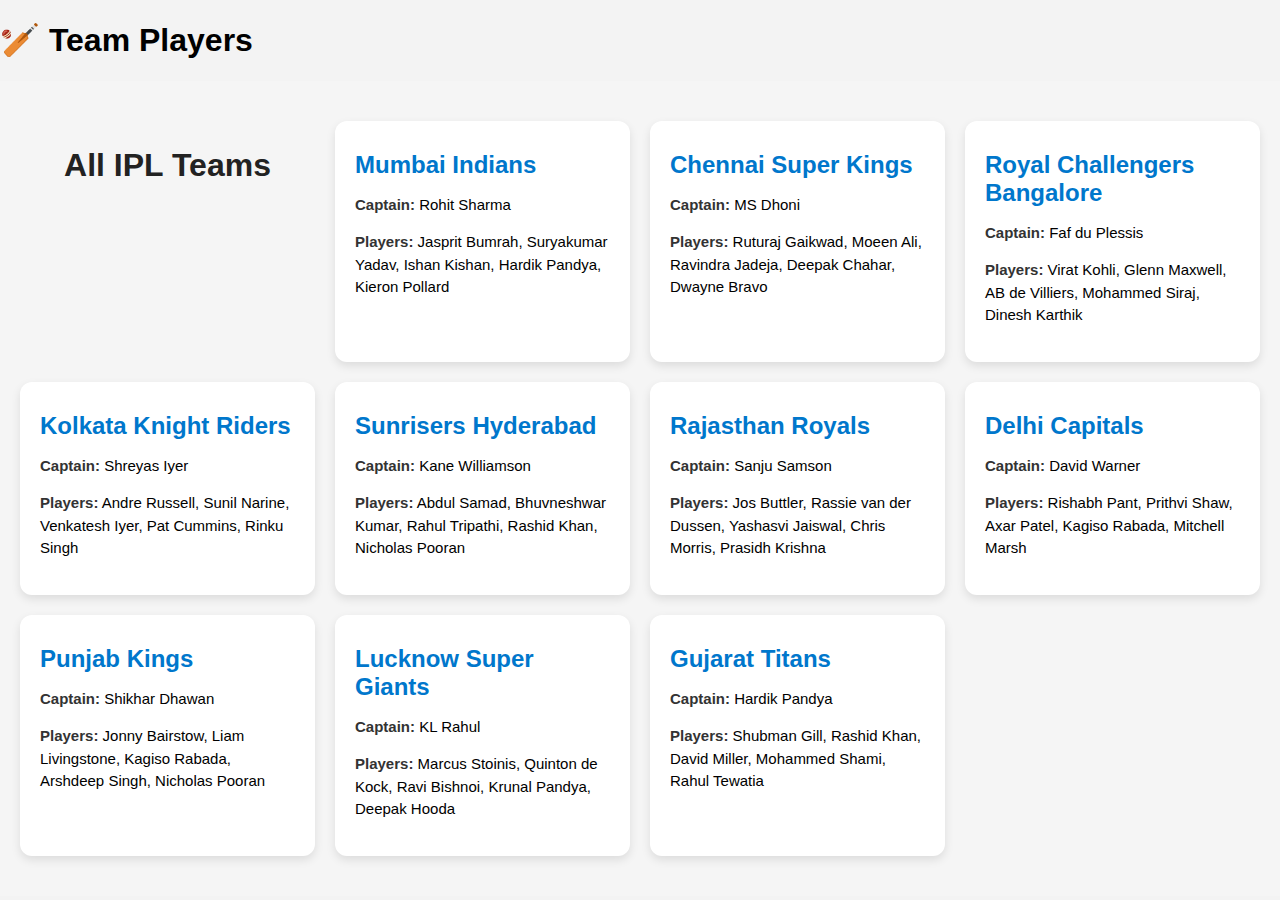
<file: teams.html>
<!DOCTYPE html>
<html>
<head>
    <title>Teams</title>
    <link rel="stylesheet" href="style.css">
</head>
<body>

<header>
    <h1 class="fade-in">🏏 Team Players</h1>
</header>
<section id="teams">
    <h2>All IPL Teams</h2>

    <!-- Mumbai Indians -->
    <div class="team-card">
        <h3>Mumbai Indians</h3>
        <p><strong>Captain:</strong> Rohit Sharma</p>
        <p><strong>Players:</strong> Jasprit Bumrah, Suryakumar Yadav, Ishan Kishan, Hardik Pandya, Kieron Pollard</p>
    </div>

    <!-- Chennai Super Kings -->
    <div class="team-card">
        <h3>Chennai Super Kings</h3>
        <p><strong>Captain:</strong> MS Dhoni</p>
        <p><strong>Players:</strong> Ruturaj Gaikwad, Moeen Ali, Ravindra Jadeja, Deepak Chahar, Dwayne Bravo</p>
    </div>

    <!-- Royal Challengers Bangalore -->
    <div class="team-card">
        <h3>Royal Challengers Bangalore</h3>
        <p><strong>Captain:</strong> Faf du Plessis</p>
        <p><strong>Players:</strong> Virat Kohli, Glenn Maxwell, AB de Villiers, Mohammed Siraj, Dinesh Karthik</p>
    </div>

    <!-- Kolkata Knight Riders -->
    <div class="team-card">
        <h3>Kolkata Knight Riders</h3>
        <p><strong>Captain:</strong> Shreyas Iyer</p>
        <p><strong>Players:</strong> Andre Russell, Sunil Narine, Venkatesh Iyer, Pat Cummins, Rinku Singh</p>
    </div>

    <!-- Sunrisers Hyderabad -->
    <div class="team-card">
        <h3>Sunrisers Hyderabad</h3>
        <p><strong>Captain:</strong> Kane Williamson</p>
        <p><strong>Players:</strong> Abdul Samad, Bhuvneshwar Kumar, Rahul Tripathi, Rashid Khan, Nicholas Pooran</p>
    </div>

    <!-- Rajasthan Royals -->
    <div class="team-card">
        <h3>Rajasthan Royals</h3>
        <p><strong>Captain:</strong> Sanju Samson</p>
        <p><strong>Players:</strong> Jos Buttler, Rassie van der Dussen, Yashasvi Jaiswal, Chris Morris, Prasidh Krishna</p>
    </div>

    <!-- Delhi Capitals -->
    <div class="team-card">
        <h3>Delhi Capitals</h3>
        <p><strong>Captain:</strong> David Warner</p>
        <p><strong>Players:</strong> Rishabh Pant, Prithvi Shaw, Axar Patel, Kagiso Rabada, Mitchell Marsh</p>
    </div>

    <!-- Punjab Kings -->
    <div class="team-card">
        <h3>Punjab Kings</h3>
        <p><strong>Captain:</strong> Shikhar Dhawan</p>
        <p><strong>Players:</strong> Jonny Bairstow, Liam Livingstone, Kagiso Rabada, Arshdeep Singh, Nicholas Pooran</p>
    </div>

    <!-- Lucknow Super Giants -->
    <div class="team-card">
        <h3>Lucknow Super Giants</h3>
        <p><strong>Captain:</strong> KL Rahul</p>
        <p><strong>Players:</strong> Marcus Stoinis, Quinton de Kock, Ravi Bishnoi, Krunal Pandya, Deepak Hooda</p>
    </div>

    <!-- Gujarat Titans -->
    <div class="team-card">
        <h3>Gujarat Titans</h3>
        <p><strong>Captain:</strong> Hardik Pandya</p>
        <p><strong>Players:</strong> Shubman Gill, Rashid Khan, David Miller, Mohammed Shami, Rahul Tewatia</p>
    </div>
</section>
</body>
</html>
</file>
<file: style.css>
body {
    margin: 0;
    font-family: Arial, sans-serif;
    background: #f3f3f3;
}

/* Top Bar */
.topbar {
    background: #001e62;
    color: white;
    padding: 8px 20px;
    display: flex;
    justify-content: space-between;
    font-size: 14px;
}

/* Navigation */
.navbar {
    display: flex;
    justify-content: space-between;
    align-items: center;
    background: #002fa7;
    padding: 15px 20px;
    color: white;
}

.navbar .logo {
    font-size: 22px;
    font-weight: bold;
}

.menu {
    list-style: none;
    display: flex;
    gap: 20px;
}

.menu a {
    text-decoration: none;
    color: white;
    font-weight: bold;
}

/* Hero Section */
.hero {
    background: url("img/ipl-background.jpg") center/cover no-repeat;
    height: 300px;
    text-align: center;
    color: black;
    padding-top: 100px;
    background-blend-mode: darken;
}

/* Teams Section */
* Teams */
.teams-section {
    padding: 40px;
    text-align: center;
}

.teams-grid {
    display: grid;
    grid-template-columns: repeat(auto-fit, minmax(180px, 1fr));
    gap: 20px;
    padding-top: 20px;
}

.team-card {
    background: white;
    padding: 15px;
    border-radius: 10px;
    box-shadow: 0 2px 10px rgba(0,0,0,0.1);
}

.team-card img {
    width: 100%;
    border-radius: 10px;
}

.team-card h3 {
    margin-top: 10px;
}


#teams {
    padding: 40px 20px;
    background: #f5f5f5;
    font-family: Arial, sans-serif;
}

#teams h2 {
    text-align: center;
    margin-bottom: 30px;
    font-size: 32px;
    color: #222;
}

/* Team Cards Grid */
#teams {
    display: grid;
    grid-template-columns: repeat(auto-fit, minmax(260px, 1fr));
    gap: 20px;
}

/* Team Card Styling */
.team-card {
    background: #ffffff;
    padding: 20px;
    border-radius: 12px;
    box-shadow: 0 4px 10px rgba(0,0,0,0.1);
    transition: 0.3s ease;
}

.team-card:hover {
    transform: translateY(-5px);
    box-shadow: 0 8px 16px rgba(0,0,0,0.15);
}

.team-card h3 {
    margin-bottom: 10px;
    font-size: 24px;
    color: #0077cc;
}

.team-card p {
    font-size: 15px;
    line-height: 1.5;
}

/* Bold text inside card */
.team-card p strong {
    color: #333;
}
/* Footer */
footer {
    background: #001e62;
    color: white;
    text-align: center;
    padding: 30px 20px;
}

footer a {
    color: #ffca28;
    text-decoration: none;
}
</file>
